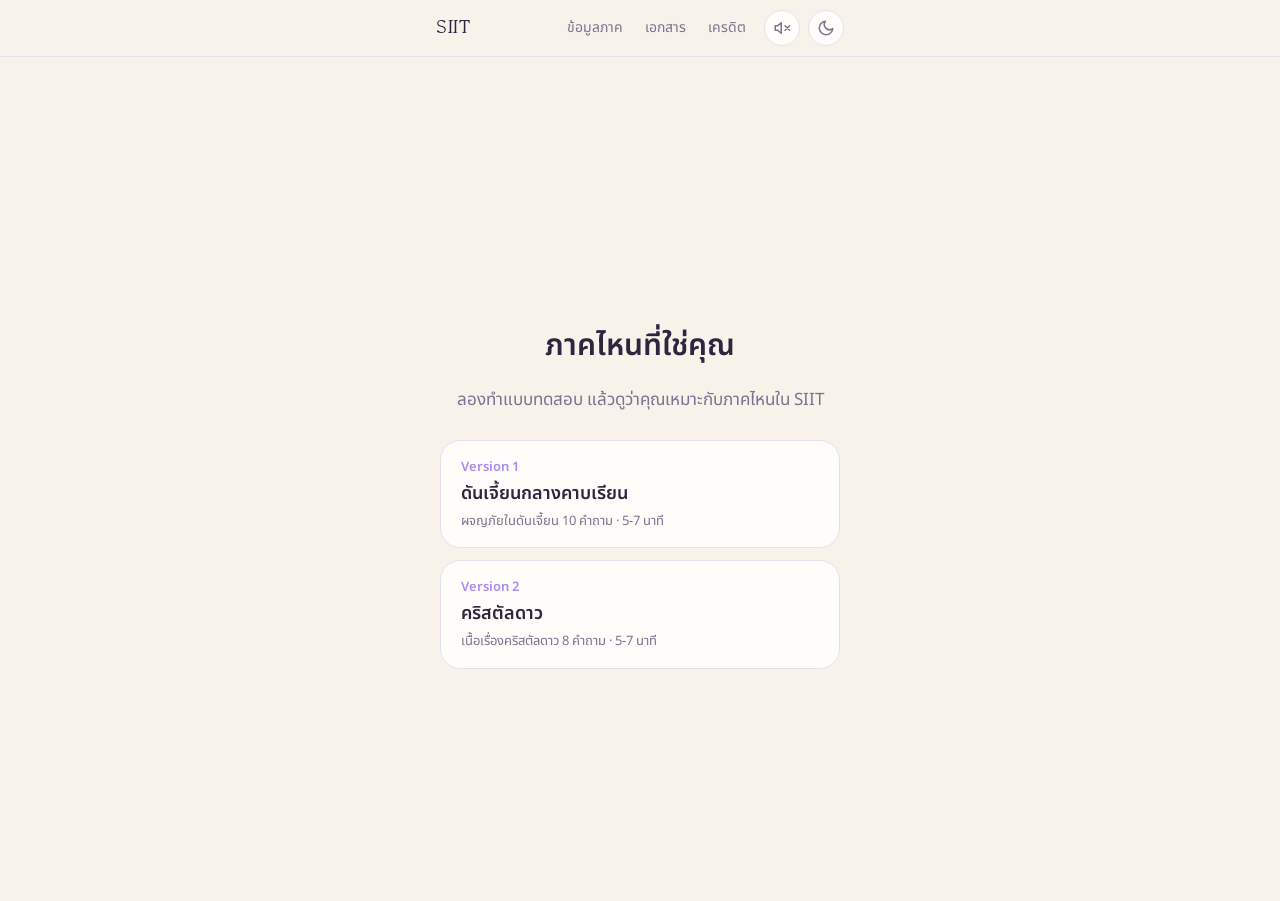
<file: index.html>
<!doctype html>
<html lang="th">
<head>
  <meta charset="utf-8">
  <meta name="viewport" content="width=device-width, initial-scale=1">
  <title>Find your path | SIIT</title>

  <!-- ฟอนต์จาก Google Fonts (ถ้าไม่มีอินเทอร์เน็ต เว็บจะใช้ฟอนต์ในเครื่องแทน) -->
  <link rel="stylesheet" href="https://fonts.googleapis.com/css2?family=IBM+Plex+Sans+Thai+Looped:wght@300;400;500;600&display=swap">

  <!-- หน้าตาทั้งหมดอยู่ในไฟล์นี้ -->
  <link rel="stylesheet" href="style.css">

    <!-- ใส่ธีมที่เคยเลือกไว้ก่อนหน้าเว็บจะวาด (กันจอกระพริบเป็นสีสว่างก่อน) -->
  <script>
    try {
      var savedTheme = localStorage.getItem("theme");
      if (savedTheme === "light" || savedTheme === "dark") document.documentElement.dataset.theme = savedTheme;
    } catch (e) {}
  </script>
</head>
<body>

  <!-- เมนูด้านบน อยู่นอก #app จึงไม่หายตอนเปลี่ยนหน้า (data-view = หน้าที่จะไป, ไอคอนธีมใส่โดย script.js) -->
  <header class="navbar">
    <div class="navbar-inner">
      <button class="nav-brand" type="button" data-view="home">SIIT</button>
      <nav class="nav-links">
        <button type="button" data-view="depts">ข้อมูลภาค</button>
        <button type="button" data-view="docs">เอกสาร</button>
        <button type="button" data-view="credits">เครดิต</button>
      </nav>
      <!-- เพลงพื้นหลัง: กดเพื่อเล่น/หยุด เล่นวนซ้ำ (เบราว์เซอร์ไม่ยอมให้เล่นเองตอนเปิดเว็บ ต้องกดก่อน) -->
      <button class="theme-toggle" id="music-toggle" type="button"></button>
      <audio id="bgm" src="audio/after-the-rain.mp3" loop preload="none"></audio>
      <button class="theme-toggle" id="theme-toggle" type="button"></button>
    </div>
  </header>
  <!-- กล่องหลักของเกม script.js จะเปลี่ยนเนื้อหาข้างในทีละหน้า -->
  <main id="app" class="app"></main>

  <!-- โหลดข้อมูลก่อน แล้วค่อยโหลดตัวควบคุมเกม (ลำดับสำคัญ) -->
  <script src="results.js"></script>
  <script src="questions.js"></script>
  <script src="questions-quick.js"></script>
  <script src="pages.js"></script>
  <script src="script.js"></script>
  <script src="card.js"></script>
</body>
</html>
</file>
<file: style.css>
/* ==========================================================
   style.css — หน้าตาทั้งหมด
   ----------------------------------------------------------
   เปลี่ยนสีและฟอนต์ที่บล็อก :root ด้านล่างก่อน ทั้งเว็บจะเปลี่ยนตาม
   ========================================================== */
@font-face {
  font-family: "Cloud Lucent";
  src: url("./fonts/Cloud Lucent-Regular/Cloud Lucent-Regular/Cloud Lucent-Regular.ttf");
}
@font-face {
  font-family: "Noto Sans Thai";
  src: url("./fonts/Noto_Sans_Thai/NotoSansThai-VariableFont_wdth,wght.ttf");
}

:root {
  /* สี */
  --bg: #f8f3ea;          /* พื้นหลัง */
  --card: #fffdf9;        /* ปุ่มคำตอบ */
  --ink: #2e2640;         /* ตัวหนังสือหลัก */
  --ink-soft: #7a7290;    /* ตัวหนังสือรอง */
  --line: #e7dff0;        /* เส้นขอบ */
  --accent: #a98bf0;      /* สีหลักตอน hover */
  --gradient: linear-gradient(120deg, #f08cbd, #a98bf0 50%, #7cc3f2);

  /* ฟอนต์ (ใส่ชื่อฟอนต์ที่อยากใช้ไว้หน้าสุด) */
  --font-display: "Cloud Lucent", sans-serif;
  --font-title: "Noto Sans Thai", sans-serif;
  --font-body: "Noto Sans Thai", sans-serif;
  --display-spacing: 0.03em;

  /* ขนาด */
  --width: 440px;         /* ความกว้างสูงสุดของควิซ */
  --radius: 20px;         /* ความโค้งมุมปุ่ม */
}

/* ธีมมืด: ไม้โอ๊กเข้ม + ม่วงลึกลับ */
:root[data-theme="dark"] {
  --bg: #1f0f29;          /* พื้นหลัง: น้ำตาลโอ๊กเกือบดำ อมม่วง */
  --card: #413457;        /* กล่อง: ไม้เข้ม */
  --ink: #efe6dc;         /* ตัวหนังสือ: ครีมอุ่นๆ เหมือนแสงเทียน */
  --ink-soft: #a7939c;
  --line: #3d2d35;
  --accent: #876f7a;      
  --gradient: linear-gradient(120deg, #5b5076, #38547e, #41644a);
  --track: #33252d;
  --tag-bg: #413457;
  color-scheme: dark;     /* ให้แถบเลื่อนและช่องกรอกเป็นสีมืดตามไปด้วย */
}

/* บรรยากาศดันเจี้ยน: แสงม่วงจางๆ จากมุมจอ (ใช้เฉพาะโหมดมืด) */
:root[data-theme="dark"] body {
  background:
    radial-gradient(40rem 30rem at 0% 0%, rgba(123, 85, 201, .18), transparent 60%),
    radial-gradient(36rem 28rem at 100% 100%, rgba(176, 86, 127, .14), transparent 60%),
    var(--bg);
  background-attachment: fixed;
}
@media (prefers-color-scheme: dark) {
  :root:not([data-theme="light"]) {
    --bg: #220f29;
    --card: #413457;
    --ink: #ece6f7;
    --ink-soft: #a7939c;
    --line: #372e4a;
    --accent: #876f7a;
    --dot: #413457;
    color-scheme: dark;
  }
}

* { box-sizing: border-box; }

body {
  margin: 0;
  min-height: 100vh;
  background: var(--bg);
  color: var(--ink);
  font-family: var(--font-body);
  font-size: 17px;
  line-height: 1.6;
  transition: background-color 0.25s, color 0.25s;
}

/* ---------- เมนูด้านบน ----------
   ติดขอบบนตอนเลื่อนจอ เนื้อในกว้างเท่าคอลัมน์ควิซ: ชื่อเว็บซ้าย / เมนู / ปุ่มธีมขวาสุด */
:root { --nav-h: 56px; }
.navbar {
  position: sticky; top: 0; z-index: 5;
  background: var(--bg);
  border-bottom: 1px solid var(--line);
  transition: background-color 0.25s;
}
.navbar-inner {
  max-width: var(--width); margin: 0 auto;
  height: var(--nav-h); padding: 0 16px;
  display: flex; align-items: center; gap: 8px;
}
.nav-brand {
  font: inherit; font-family: var(--font-display); font-size: 18px;
  letter-spacing: var(--display-spacing);
  border: 0; background: none; color: var(--ink); cursor: pointer; padding: 4px 0;
  margin-right: auto;
}
.nav-links { display: flex; gap: 2px; }
.nav-links button {
  font: inherit; font-size: 14px; color: var(--ink-soft);
  border: 0; background: none; cursor: pointer;
  padding: 6px 10px; border-radius: 999px;
  transition: color 0.15s, background-color 0.15s;
}
.nav-links button:hover { color: var(--ink); }
.nav-links button[aria-current="page"] { color: var(--ink); background: var(--card); font-weight: 600; }
.nav-brand:focus-visible, .nav-links button:focus-visible { outline: 2px solid var(--accent); outline-offset: 2px; }

/* ---------- ปุ่มเปลี่ยนธีม (อยู่ขวาสุดของเมนู) ---------- */
.theme-toggle {
  flex: 0 0 auto;
  width: 36px; height: 36px;
  display: grid; place-items: center;
  padding: 0;
  border: 1.5px solid var(--line);
  border-radius: 50%;
  background: var(--card);
  color: var(--ink-soft);
  cursor: pointer;
  transition: border-color 0.15s, color 0.15s, background-color 0.25s;
}
.theme-toggle:hover { border-color: var(--accent); color: var(--ink); }
.theme-toggle:focus-visible { outline: 2px solid var(--accent); outline-offset: 2px; }
.theme-toggle svg { width: 18px; height: 18px; }
#music-toggle[aria-pressed="true"] { color: var(--accent); border-color: var(--accent); }

/* จอแคบ: บีบเมนูให้พอดีกับปุ่มเพลง + ปุ่มธีม */
@media (max-width: 400px) {
  .navbar-inner { gap: 6px; padding: 0 12px; }
  .nav-links button { padding: 6px 7px; font-size: 13px; }
}

/* กล่องหลัก: อยู่กลางจอ กว้างไม่เกิน --width */
.app {
  max-width: var(--width);
  margin: 0 auto;
  padding: 16px 20px 24px;
}

/* หนึ่ง "หน้า" ของควิซ เลื่อนเข้ามาจากขวาเบาๆ ทุกครั้งที่เปลี่ยนหน้า */
.page {
  display: flex;
  flex-direction: column;
  gap: 18px;
  text-align: center;
  animation: slide-in 0.35s ease;
}
@keyframes slide-in {
  from { opacity: 0; transform: translateX(24px); }
  to   { opacity: 1; transform: translateX(0); }
}

/* หน้าควิซ 3 ช่องตำแหน่งคงที่: แถบบนติดขอบบน / เนื้อหาอยู่กลางจอ / ปุ่มติดขอบล่าง
   แอนิเมชันเลื่อนเข้าเฉพาะเนื้อหากลาง แถบบนกับปุ่มจึงอยู่นิ่งตอนเปลี่ยนหน้า */
.page.screen {
  min-height: calc(100vh - 40px - var(--nav-h));
  min-height: calc(100dvh - 40px - var(--nav-h));
  animation: none;
  gap: 0;
}
.screen .top { min-height: 44px; }
.screen .middle {
  flex: 1;
  display: flex;
  flex-direction: column;
  justify-content: center;
  gap: 18px;
  padding: 20px 0;
  animation: slide-in 0.35s ease;
}
.screen .bottom { min-height: 56px; display: flex; justify-content: center; align-items: flex-end; }
.screen .bottom .btn-main { width: 100%; }
.q-story  { margin: 0; font-size: 14.5px; line-height: 1.7; color: var(--ink-soft); }
.q-story b { color: var(--ink); font-weight: 600; }   /* อยากเน้นคำไหนในเนื้อเรื่อง ครอบด้วย <b>…</b> */
.question { margin: 0; font-size: 20px; font-weight: 600; color: var(--ink); line-height: 1.5; }
.story-text { margin: 0; font-size: 18px; }
.story-mark { font-size: 40px; color: var(--accent); }
.story-img { width: 100%; border-radius: var(--radius); }

/* ---------- ตัวหนังสือ ---------- */
h1, h2 {
  font-family: var(--font-title);
  font-weight: 600;
  margin: 0;
  line-height: 1.45;
  /*letter-spacing: 0.03em;*/
}
h1 { font-size: 30px; }
.question { font-size: 21px; }
.subtitle { margin: 0; color: var(--ink-soft); }
.debug { margin: 0; font-size: 14px; color: var(--ink-soft); }

/* ---------- รูป ---------- */
.cover,
.q-image {
  width: 100%;
  border-radius: var(--radius);
  object-fit: cover;
}
.cover   { aspect-ratio: 1 / 1; }   /* รูปหน้าแรกเป็นสี่เหลี่ยมจัตุรัส */
.q-image { aspect-ratio: 4 / 3; }   /* รูปในคำถามเป็นแนวนอน 4:3 */

.char-img { width: 80%; aspect-ratio: 3 / 4; object-fit: cover; border-radius: 16px; border: 3px solid rgba(255,255,255,.9); }

/* ---------- แถบด้านบน: ปุ่มย้อนกลับ + แถบความคืบหน้า ---------- */
.top { display: flex; align-items: center; gap: 12px; }
.btn-back {
  border: 0; background: none; cursor: pointer;
  font-size: 20px; color: var(--ink-soft); padding: 4px 8px;
}
.progress { flex: 1; height: 6px; background: var(--line); border-radius: 6px; overflow: hidden; }
.progress-fill { height: 100%; background: var(--gradient); transition: width 0.3s; }
.count { font-size: 14px; color: var(--ink-soft); min-width: 36px; text-align: right; }

/* ---------- ปุ่มคำตอบ ---------- */
.choices { display: flex; flex-direction: column; gap: 10px; }
.choice {
  font: inherit;
  color: inherit;
  text-align: center;
  background: var(--card);
  border: 1.5px solid var(--line);
  border-radius: var(--radius);
  padding: 14px 18px;
  cursor: pointer;
  transition: border-color 0.15s, transform 0.15s;
}
.choice:hover { border-color: var(--accent); transform: translateY(-2px); }
.choice.picked {
  border-color: transparent;
  background: linear-gradient(var(--card), var(--card)) padding-box,
              var(--gradient) border-box;   /* ขอบไล่สีตอนเลือกแล้ว */
}

/* ---------- การ์ดไอเทม (layout: "inventory"): รูปซ้าย ชื่อ + คำอธิบายขวา ---------- */
.choice.item {
  display: flex; align-items: center; gap: 16px;
  text-align: left;
  padding: 14px 18px;
  border-color: var(--accent);
  border-radius: 20px;
}
.choice.item.picked { border-color: transparent; }   /* ให้ขอบไล่สีตอนเลือกยังแสดง */
.item-pic {
  flex: none; width: 76px; height: 76px;
  display: grid; place-items: center;
  font-size: 28px; color: var(--accent);
}
.item-pic img { width: 100%; height: 100%; object-fit: contain; }
.item-body { display: flex; flex-direction: column; gap: 4px; min-width: 0; }
.item-name { font-size: 18px; font-weight: 600; line-height: 1.35; }
.item-desc { font-size: 14px; line-height: 1.5; color: var(--ink-soft); }

/* ---------- ปุ่มหลัก (เริ่ม / เล่นอีกครั้ง) ---------- */
.btn-main {
  font: inherit;
  font-weight: 600;
  color: white;
  background: var(--gradient);
  border: 0;
  border-radius: 999px;
  padding: 14px 28px;
  cursor: pointer;
}
.btn-main:hover { filter: brightness(1.05); }
.btn-ghost {
  font: inherit; font-weight: 600; color: var(--ink-soft);
  background: none; border: 1.5px solid var(--line); border-radius: 999px;
  padding: 12px 24px; cursor: pointer;
}
.btn-ghost:hover { border-color: var(--accent); color: var(--ink); }

/* ---------- หน้าผลลัพธ์ ---------- */
.result-dept { margin: 0; font-weight: 500; color: var(--accent); }

/* ทั้งหน้าผล: ตัวเล็กลง ชิดซ้าย แบ่งเป็นการ์ดทีละ section */
.result { text-align: left; font-size: 15px; gap: 14px; }
.result p { margin: 0; }

.char-card {
  display: flex; flex-direction: column; gap: 6px;
  background: var(--card); border: 1px solid var(--line);
  border-radius: var(--radius); padding: 18px;
}
.char-img { display: block; width: 80%; height: auto; aspect-ratio: auto; object-fit: contain; border: 0; margin: 0 auto 8px; }
.char-mark { font-size: 48px; text-align: center; color: var(--accent); }
.char-label { font-size: 13px; color: var(--ink-soft); }
.char-card h1 { font-size: 22px; line-height: 1.35; }
.char-dept { font-size: 15px; font-weight: 600; color: var(--accent); }
.char-desc { font-size: 14px; color: var(--ink-soft); }

.block {
  background: var(--card); border: 1px solid var(--line);
  border-radius: var(--radius); padding: 16px 18px;
}
.block h3 {
  margin: 0 0 12px; font-size: 13px; font-weight: 600;
  letter-spacing: 0.04em; color: var(--ink-soft);
  padding-bottom: 8px; border-bottom: 1px solid var(--line);
}
.block h3 + h3, .block * + h3 { margin-top: 16px; }

/* แผนภาพ 8 เหลี่ยม */
.radar { display: block; width: 100%; max-width: 300px; height: auto; margin: 0 auto; }
.radar-grid { fill: none; stroke: var(--line); stroke-width: 1; }
.radar-shape { fill: url(#rg); fill-opacity: 0.35; stroke: url(#rg); stroke-width: 2; stroke-linejoin: round; }
.radar-dot { fill: var(--accent); }
.radar-label { font-size: 11px; font-weight: 500; fill: var(--ink-soft); font-family: var(--font-body); }
.radar-label.win { font-weight: 700; fill: var(--ink); }

/* 3 อันดับ */
.rank { display: flex; align-items: center; gap: 12px; padding: 6px 0; }
.rank-no {
  flex: none; width: 26px; height: 26px; border-radius: 50%;
  display: grid; place-items: center; font-size: 13px; font-weight: 600;
  background: var(--line); color: var(--ink);
}
.rank:first-child .rank-no { background: var(--gradient); color: white; }
.rank-body { flex: 1; min-width: 0; }
.rank-row { display: flex; justify-content: space-between; gap: 8px; font-size: 14px; margin-bottom: 4px; }
.bar { height: 6px; background: var(--line); border-radius: 6px; overflow: hidden; }
.bar i { display: block; height: 100%; background: var(--gradient); border-radius: 6px; }
.not-fit { margin-top: 10px !important; font-size: 13px; color: var(--ink-soft); }

/* แกนนิสัย: แถบแบ่ง 2 ขั้ว */
.axis { padding: 10px 0; }
.axis + .axis { border-top: 1px solid var(--line); }
.axis-row { display: flex; align-items: center; gap: 10px; }
.axis-pct { width: 38px; font-size: 14px; color: var(--ink-soft); }
.axis-pct:last-child { text-align: right; }
.axis-pct.hot { color: var(--c); font-weight: 600; }
.axis-track { position: relative; flex: 1; height: 8px; background: var(--line); border-radius: 8px; }
.axis-track i { position: absolute; top: 0; bottom: 0; background: var(--c); border-radius: 8px; }
.axis-track i.from-left  { left: 0; }
.axis-track i.from-right { right: 0; }
/* จุดกลมตรงปลายแถบ */
.axis-track i::after {
  content: ""; position: absolute; top: 50%; width: 14px; height: 14px;
  border-radius: 50%; background: white; border: 3px solid var(--c);
  transform: translate(-50%, -50%); box-sizing: border-box;
}
.axis-track i.from-left::after  { left: 100%; }
.axis-track i.from-right::after { left: 0; }
.axis-ends { display: flex; justify-content: space-between; gap: 12px; margin-top: 6px; font-size: 12px; color: var(--ink-soft); }
.axis-ends span:last-child { text-align: right; }
.axis-ends .hot { color: var(--c); font-weight: 600; }

/* รายการและแท็ก */
.list { margin: 0; padding-left: 20px; font-size: 14px; }
.list li + li { margin-top: 4px; }
.tags { display: flex; flex-wrap: wrap; gap: 6px; }
.tag { font-size: 12px; padding: 4px 10px; border-radius: 999px; background: var(--bg); border: 1px solid var(--line); }

.result-actions { display: flex; flex-direction: column; gap: 10px; }

/* ---------- หน้าต่างการ์ดผลลัพธ์ ---------- */
.card-modal {
  position: fixed; inset: 0; z-index: 10;
  display: grid; place-items: center; padding: 16px;
  background: rgba(46, 38, 64, 0.55);
}
.card-sheet {
  display: flex; flex-direction: column; align-items: center; gap: 12px;
  max-height: 100%; width: min(100%, 400px);
  background: var(--card); border-radius: var(--radius); padding: 16px;
  text-align: center;
}
.card-preview { width: auto; max-width: 100%; max-height: calc(100dvh - 180px); border-radius: 12px; box-shadow: 0 4px 16px rgba(46, 38, 64, 0.15); }
.card-hint { margin: 0; font-size: 12px; color: var(--ink-soft); }
.card-wait { margin: 12px 0; color: var(--ink-soft); }
.card-actions { display: flex; gap: 10px; width: 100%; }
.card-actions > * { flex: 1; }
.debug summary { cursor: pointer; }
.score-list { list-style: none; padding: 0; margin: 10px 0 0; text-align: left; }
.score-list li { display: flex; justify-content: space-between; gap: 12px; padding: 4px 0; border-bottom: 1px solid var(--line); }

/* ---------- หน้าแรก: ปุ่มเลือกเวอร์ชันเกม ---------- */
.versions { display: flex; flex-direction: column; gap: 12px; margin-top: 8px; }
.version {
  font: inherit; color: inherit; text-align: left;
  display: flex; flex-direction: column; gap: 2px;
  background: var(--card);
  border: 1.5px solid var(--line);
  border-radius: var(--radius);
  padding: 16px 20px;
  cursor: pointer;
  transition: border-color 0.15s, transform 0.15s;
}
.version:hover { border-color: var(--accent); transform: translateY(-2px); }
.version-label { font-size: 13px; font-weight: 600; color: var(--accent); }
.version-title { font-size: 18px; font-weight: 600; }
.version-note { font-size: 13px; color: var(--ink-soft); }
.screen .bottom .btn-ghost { width: 100%; }

/* ปิดแอนิเมชันสำหรับคนที่ตั้งค่าเครื่องให้ลดการเคลื่อนไหว */
@media (prefers-reduced-motion: reduce) {
  .page, .screen .middle { animation: none; }
}

/* ---------- หน้ารวมข้อมูลภาค: รูปตัวละครเล็กด้านซ้าย + ชื่อภาคด้านขวา ---------- */
.dept-head { display: flex; align-items: center; gap: 14px; text-align: left; }
.dept-img {
  flex: 0 0 auto;
  width: 96px; height: 96px;
  object-fit: contain;
  border-radius: 12px;
}
.dept-mark { display: grid; place-items: center; font-size: 36px; color: var(--accent); background: var(--bg); }
.dept-code, .dept-job { margin: 0; font-size: 14px; color: var(--ink-soft); }
.dept-name { font-size: 20px; }
.dept-desc { font-size: 14px; font-weight: 400; line-height: 1.6; color: var(--ink-soft); text-align: left; }
.dept .list { text-align: left; }

/* ---------- หัวข้อหน้าเมนู (ข้อมูลภาค / เอกสาร / เครดิต) ---------- */
.page-title { font-size: 24px; text-align: left; }
.empty { margin: 0; color: var(--ink-soft); }

/* ---------- หน้าเครดิต ---------- */
.credits .block { text-align: left; font-size: 14px; }
.credits .block p { margin: 0; }
.credits .block p + p { margin-top: 10px; }
.credits .block a { color: var(--accent); overflow-wrap: anywhere; }
.social-link {
  align-self: center;
  display: inline-flex; align-items: center; gap: 8px;
  font-size: 14px; font-weight: 500; color: var(--ink-soft); text-decoration: none;
  padding: 8px 14px; border-radius: 999px;
  transition: color 0.15s;
}
.social-link:hover { color: var(--gradient); }
.social-link svg { width: 22px; height: 22px; flex: 0 0 auto; }

/* ---------- หน้าเอกสาร: รายชื่อเอกสาร + รูปเรียงลงมา ---------- */
.doc-list { display: flex; flex-direction: column; gap: 8px; }
.doc-item {
  font: inherit; color: inherit; text-align: left;
  display: flex; flex-direction: column; gap: 2px;
  padding: 12px 16px; cursor: pointer;
  background: var(--card); border: 1.5px solid var(--line); border-radius: 14px;
  transition: border-color 0.15s;
}
.doc-item:hover, .doc-item[aria-current="true"] { border-color: var(--accent); }
.doc-item .doc-title { font-size: 15px; font-weight: 600; }
.doc-note { font-size: 13px; color: var(--ink-soft); }
.doc-viewer {
  background: var(--card); border: 1px solid var(--line);
  border-radius: var(--radius); overflow: hidden;
}
.doc-bar {
  display: flex; align-items: center; justify-content: space-between; gap: 12px;
  padding: 10px 16px; border-bottom: 1px solid var(--line); text-align: left;
}
.doc-bar .doc-title { font-size: 14px; font-weight: 600; min-width: 0; overflow: hidden; text-overflow: ellipsis; white-space: nowrap; }
.doc-pages { display: flex; flex-direction: column; gap: 8px; padding: 8px; }
.doc-page { display: block; width: 100%; height: auto; border-radius: 8px; cursor: zoom-in; }

.social-link {
  display: inline-flex;
  align-items: center;
  gap: 10px;
  padding: 8px 16px 8px 8px;
  border-radius: 999px;
  border: 1px solid var(--line);
  background: var(--card);
  color: var(--ink);
  text-decoration: none;
  font-size: 14.5px;
  transition: transform .15s, border-color .15s;
}
.social-link:hover { transform: translateY(-2px); border-color: var(--accent); }

.social-link i {
  width: 34px; height: 34px;
  display: grid; place-items: center;
  border-radius: 50%;
  font-size: 18px;
  color: white;
  background: var(--gradient);      /* uses your quiz's theme gradient, so it also follows dark mode */
}
</file>
